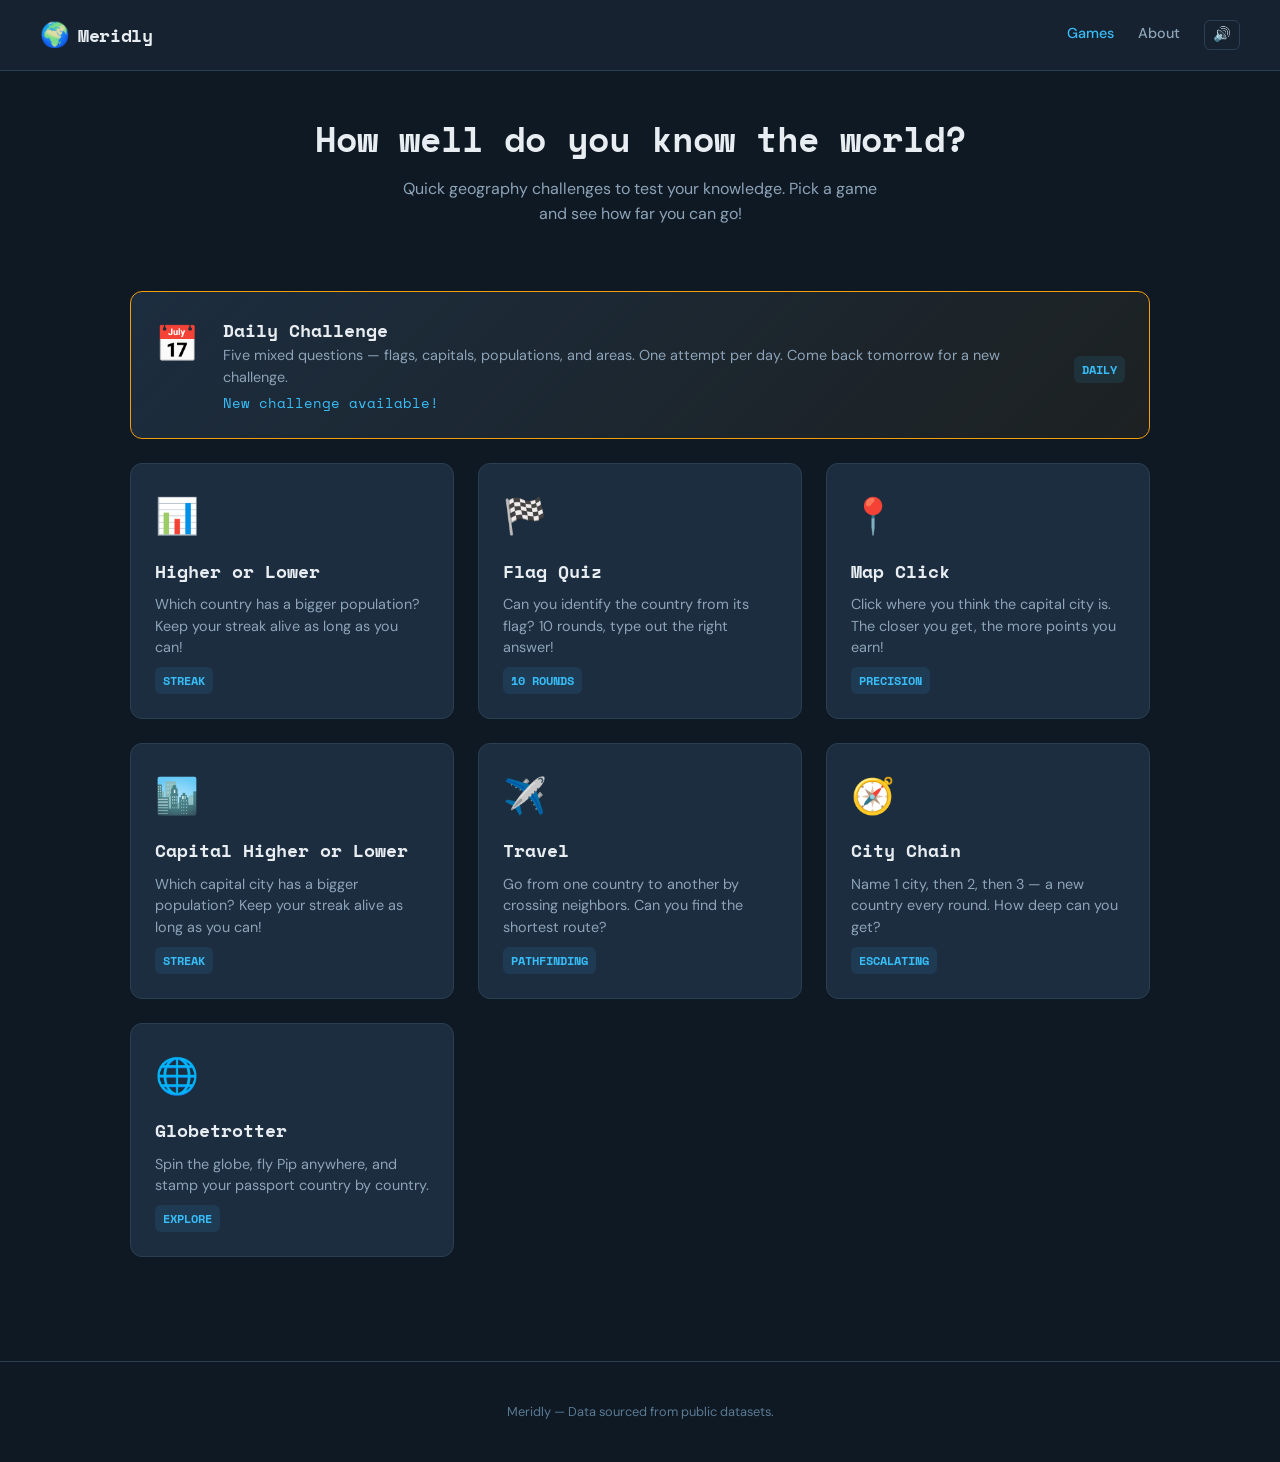
<file: index.html>
<!DOCTYPE html>
<html lang="en">
<head>
  <meta charset="UTF-8">
  <meta name="viewport" content="width=device-width, initial-scale=1.0">
  <title>Meridly — Free Geography Quiz Games</title>
  <meta name="description" content="Play free geography quiz games and test your knowledge of world capitals, flags, and populations. New challenges every time.">
  <link rel="canonical" href="https://meridly.net/">

  <!-- Open Graph -->
  <meta property="og:type" content="website">
  <meta property="og:url" content="https://meridly.net/">
  <meta property="og:title" content="Meridly — Free Geography Quiz Games">
  <meta property="og:description" content="Play free geography quiz games and test your knowledge of world capitals, flags, and populations. New challenges every time.">
  <meta property="og:image" content="https://meridly.net/assets/images/og-hub.png">

  <!-- Twitter Card -->
  <meta name="twitter:card" content="summary_large_image">
  <meta name="twitter:title" content="Meridly — Free Geography Quiz Games">
  <meta name="twitter:description" content="Play free geography quiz games and test your knowledge of world capitals, flags, and populations. New challenges every time.">
  <meta name="twitter:image" content="https://meridly.net/assets/images/og-hub.png">

  <link rel="stylesheet" href="/css/global.css">

  <style>
    .daily-hub-card {
      grid-column: 1 / -1;
      flex-direction: row;
      align-items: center;
      justify-content: space-between;
      border-color: var(--accent-warm);
      background: linear-gradient(135deg, var(--bg-card) 0%, rgba(245,158,11,0.06) 100%);
    }
    .daily-hub-card:hover {
      border-color: #fbbf24;
      background: linear-gradient(135deg, var(--bg-card-hover) 0%, rgba(245,158,11,0.11) 100%);
    }
    .daily-hub-main {
      display: flex;
      align-items: flex-start;
      gap: var(--space-lg);
    }
    .daily-hub-meta {
      display: flex;
      flex-direction: column;
      align-items: flex-end;
      gap: var(--space-sm);
      flex-shrink: 0;
    }
    .daily-hub-status {
      font-family: var(--font-mono);
      font-size: 0.85rem;
      color: var(--accent);
      margin-top: var(--space-xs);
    }
    .daily-hub-streak {
      font-family: var(--font-mono);
      font-weight: 700;
      font-size: 1rem;
      color: var(--accent-warm);
    }
    .daily-hub-tag-done {
      background: rgba(52, 211, 153, 0.15) !important;
      color: var(--accent-green) !important;
    }
    @media (max-width: 640px) {
      .daily-hub-card  { flex-direction: column; }
      .daily-hub-meta  { align-items: flex-start; }
    }
  </style>

  <script type="application/ld+json">
  {
    "@context": "https://schema.org",
    "@type": "WebSite",
    "name": "Meridly",
    "url": "https://meridly.net/",
    "description": "Play free geography quiz games and test your knowledge of world capitals, flags, and populations."
  }
  </script>
</head>
<body>

  <header class="site-header">
    <a href="/" class="site-logo">
      <span class="logo-icon">🌍</span>
      <span class="logo-text">Meridly</span>
    </a>
    <nav>
      <ul class="site-nav">
        <li><a href="/" class="active">Games</a></li>
        <li><a href="#about">About</a></li>
      </ul>
    </nav>
  </header>

  <main class="container">
    <section style="text-align:center; margin-bottom: var(--space-2xl);">
      <h1 style="font-family: var(--font-mono); font-size: 2.2rem; margin-bottom: var(--space-sm);">
        How well do you know the world?
      </h1>
      <p style="color: var(--text-secondary); max-width: 500px; margin: 0 auto;">
        Quick geography challenges to test your knowledge. Pick a game and see how far you can go!
      </p>
    </section>

    <section class="game-grid">

      <!-- Daily Challenge — pinned feature card -->
      <a href="/games/daily/" class="game-card daily-hub-card" id="daily-hub-card">
        <div class="daily-hub-main">
          <div class="card-emoji">📅</div>
          <div>
            <div class="card-title">Daily Challenge</div>
            <div class="card-desc">Five mixed questions — flags, capitals, populations, and areas. One attempt per day. Come back tomorrow for a new challenge.</div>
            <div class="daily-hub-status" id="daily-hub-status">New challenge available!</div>
          </div>
        </div>
        <div class="daily-hub-meta">
          <div class="daily-hub-streak" id="daily-hub-streak"></div>
          <div class="card-tag" id="daily-hub-tag">DAILY</div>
        </div>
      </a>

      <!-- Higher or Lower: Population -->
      <a href="/games/higher-lower/" class="game-card">
        <div class="card-emoji">📊</div>
        <div class="card-title">Higher or Lower</div>
        <div class="card-desc">Which country has a bigger population? Keep your streak alive as long as you can!</div>
        <div class="card-tag">STREAK</div>
      </a>

      <!-- Flag Quiz -->
      <a href="/games/flag-quiz/" class="game-card">
        <div class="card-emoji">🏁</div>
        <div class="card-title">Flag Quiz</div>
        <div class="card-desc">Can you identify the country from its flag? 10 rounds, type out the right answer!</div>
        <div class="card-tag">10 ROUNDS</div>
      </a>

      <!-- Map Click -->
      <a href="/games/map-click/" class="game-card">
        <div class="card-emoji">📍</div>
        <div class="card-title">Map Click</div>
        <div class="card-desc">Click where you think the capital city is. The closer you get, the more points you earn!</div>
        <div class="card-tag">PRECISION</div>
      </a>

      <!-- Capital Higher or Lower -->
      <a href="/games/capital-higher-lower/" class="game-card">
        <div class="card-emoji">🏙️</div>
        <div class="card-title">Capital Higher or Lower</div>
        <div class="card-desc">Which capital city has a bigger population? Keep your streak alive as long as you can!</div>
        <div class="card-tag">STREAK</div>
      </a>

      <!-- Travel -->
      <a href="/games/travel/" class="game-card">
        <div class="card-emoji">✈️</div>
        <div class="card-title">Travel</div>
        <div class="card-desc">Go from one country to another by crossing neighbors. Can you find the shortest route?</div>
        <div class="card-tag">PATHFINDING</div>
      </a>

      <!-- City Chain -->
      <a href="/games/city-chain/" class="game-card">
        <div class="card-emoji">🧭</div>
        <div class="card-title">City Chain</div>
        <div class="card-desc">Name 1 city, then 2, then 3 — a new country every round. How deep can you get?</div>
        <div class="card-tag">ESCALATING</div>
      </a>

      <!-- Globetrotter -->
      <a href="/games/globe/" class="game-card">
        <div class="card-emoji">🌐</div>
        <div class="card-title">Globetrotter</div>
        <div class="card-desc">Spin the globe, fly Pip anywhere, and stamp your passport country by country.</div>
        <div class="card-tag">EXPLORE</div>
      </a>

      <!-- Add more game cards here as you build them -->
      <!--
      <a href="/games/distance-guess/" class="game-card">
        <div class="card-emoji">✈️</div>
        <div class="card-title">Distance Guess</div>
        <div class="card-desc">How far apart are these two cities? Estimate the distance in kilometers.</div>
        <div class="card-tag">ESTIMATION</div>
      </a>
      -->

    </section>
  </main>

  <footer class="site-footer">
    <p>Meridly — Data sourced from public datasets.</p>
  </footer>

  <script src="/js/shared.js"></script>
  <script>
    GeoUtils.mountMuteButton('.site-nav');
    (function () {
      var d   = new Date();
      var pad = function (n) { return String(n).padStart(2, '0'); };
      var today  = d.getUTCFullYear() + '-' + pad(d.getUTCMonth() + 1) + '-' + pad(d.getUTCDate());
      var played = localStorage.getItem('geo_daily_date') === today;
      var streak = parseInt(localStorage.getItem('geo_daily_streak') || '0', 10);

      if (played) {
        var res   = JSON.parse(localStorage.getItem('geo_daily_result') || '[]');
        var score = res.filter(Boolean).length;
        var grid  = res.map(function (r) { return r ? '🟩' : '🟥'; }).join('');
        var statusEl = document.getElementById('daily-hub-status');
        if (statusEl) statusEl.innerHTML = grid + '&thinsp;' + score + '/5';
        var tagEl = document.getElementById('daily-hub-tag');
        if (tagEl) { tagEl.textContent = 'DONE'; tagEl.classList.add('daily-hub-tag-done'); }
      }

      if (streak > 0) {
        var streakEl = document.getElementById('daily-hub-streak');
        if (streakEl) streakEl.textContent = '🔥 ' + streak;
      }
    })();
  </script>

</body>
</html>
</file>
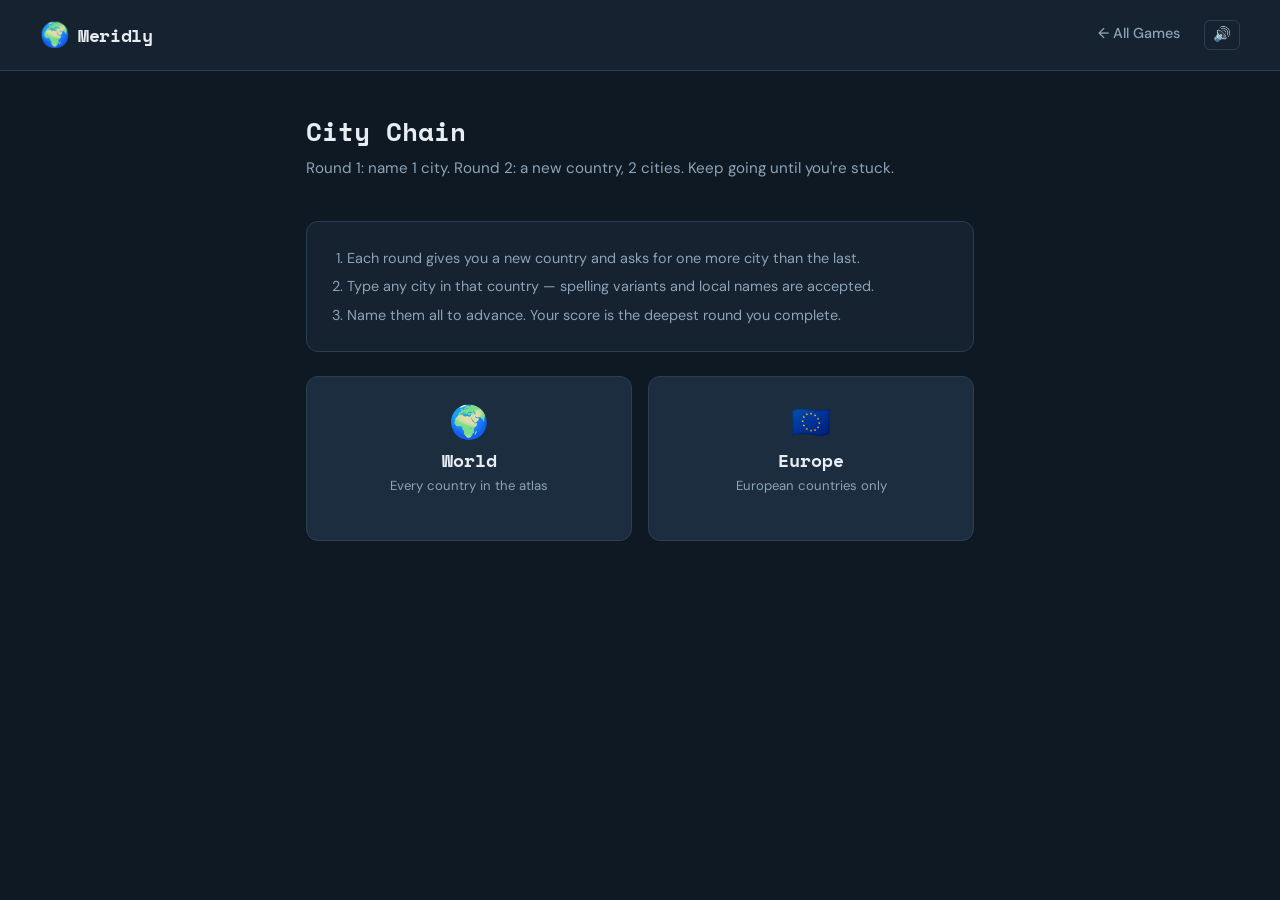
<file: games/city-chain/index.html>
<!DOCTYPE html>
<html lang="en">
<head>
  <meta charset="UTF-8">
  <meta name="viewport" content="width=device-width, initial-scale=1.0">
  <title>City Chain — Name Cities by Country Quiz</title>
  <meta name="description" content="An escalating geography challenge: name 1 city, then 2, then 3, each in a new country. How deep can you go before you run out of cities?">
  <link rel="canonical" href="https://meridly.net/games/city-chain/">

  <!-- Open Graph -->
  <meta property="og:type" content="website">
  <meta property="og:url" content="https://meridly.net/games/city-chain/">
  <meta property="og:title" content="City Chain — Name Cities by Country Quiz">
  <meta property="og:description" content="An escalating geography challenge: name 1 city, then 2, then 3, each in a new country. How deep can you go before you run out of cities?">
  <meta property="og:image" content="https://meridly.net/assets/images/og-city-chain.png">

  <!-- Twitter Card -->
  <meta name="twitter:card" content="summary_large_image">
  <meta name="twitter:title" content="City Chain — Name Cities by Country Quiz">
  <meta name="twitter:description" content="An escalating geography challenge: name 1 city, then 2, then 3, each in a new country. How deep can you go before you run out of cities?">
  <meta name="twitter:image" content="https://meridly.net/assets/images/og-city-chain.png">

  <link rel="stylesheet" href="/css/global.css">
  <link rel="stylesheet" href="style.css">

  <script type="application/ld+json">
  {
    "@context": "https://schema.org",
    "@type": "WebApplication",
    "name": "City Chain — Name Cities by Country Quiz",
    "url": "https://meridly.net/games/city-chain/",
    "description": "An escalating geography challenge: name one city, then two, then three, each round in a new country.",
    "applicationCategory": "Game",
    "operatingSystem": "Any",
    "offers": {
      "@type": "Offer",
      "price": "0",
      "priceCurrency": "USD"
    }
  }
  </script>
</head>
<body>

  <header class="site-header">
    <a href="/" class="site-logo">
      <span class="logo-icon">🌍</span>
      <span class="logo-text">Meridly</span>
    </a>
    <nav>
      <ul class="site-nav">
        <li><a href="/">← All Games</a></li>
      </ul>
    </nav>
  </header>

  <div class="game-container">

    <!-- Loading -->
    <div id="screen-loading">
      <div style="text-align:center;padding:var(--space-2xl) 0;color:var(--text-secondary);">
        Loading cities…
      </div>
    </div>

    <!-- Start -->
    <div id="screen-start" style="display:none;">
      <h1 class="game-title">City Chain</h1>
      <p class="game-subtitle">Round 1: name 1 city. Round 2: a new country, 2 cities. Keep going until you're stuck.</p>

      <ol class="rules-list">
        <li>Each round gives you a new country and asks for one more city than the last.</li>
        <li>Type any city in that country — spelling variants and local names are accepted.</li>
        <li>Name them all to advance. Your score is the deepest round you complete.</li>
      </ol>

      <div class="mode-grid">
        <button class="mode-card" onclick="startRun('world')">
          <span class="mode-emoji">🌍</span>
          <span class="mode-name">World</span>
          <span class="mode-desc">Every country in the atlas</span>
          <span class="mode-best" id="best-world"></span>
        </button>
        <button class="mode-card" onclick="startRun('europe')">
          <span class="mode-emoji">🇪🇺</span>
          <span class="mode-name">Europe</span>
          <span class="mode-desc">European countries only</span>
          <span class="mode-best" id="best-europe"></span>
        </button>
      </div>
    </div>

    <!-- Game -->
    <div id="screen-game" style="display:none;">

      <div class="score-bar">
        <div>
          <div class="label">Round</div>
          <div class="value streak" id="stat-round">1</div>
        </div>
        <div>
          <div class="label">Cities</div>
          <div class="value" id="stat-cities">0</div>
        </div>
        <div>
          <div class="label">Best</div>
          <div class="value" id="stat-best">0</div>
        </div>
      </div>

      <!-- Current country -->
      <div class="target-card">
        <div class="target-flag" id="target-flag"></div>
        <div class="target-country" id="target-country"></div>
        <div class="target-ask" id="target-ask"></div>
        <div class="progress-track" id="progress-track"></div>
      </div>

      <!-- Input -->
      <div class="input-area">
        <input
          type="text"
          id="answer-input"
          class="answer-input"
          placeholder="Type a city…"
          autocomplete="off"
          autocorrect="off"
          autocapitalize="off"
          spellcheck="false"
        >
        <button class="btn btn-primary" id="submit-btn" onclick="submitGuess()">Add</button>
      </div>
      <div id="feedback" class="chain-feedback"></div>

      <!-- Named so far -->
      <div class="chip-tray" id="chip-tray"></div>

      <div class="giveup-row">
        <button class="btn btn-outline" onclick="giveUp()">I'm stuck</button>
      </div>
    </div>

    <!-- End -->
    <div id="screen-end" style="display:none;">
      <div class="game-over">
        <div class="final-label" id="end-label">YOU REACHED</div>
        <div class="final-score" id="end-round">0</div>
        <div class="end-detail" id="end-detail"></div>
        <div id="end-best"></div>
        <div style="margin-top: var(--space-lg);">
          <button class="btn btn-primary" onclick="showStart()">Play again</button>
          <button class="btn share-btn" onclick="shareScore()">Share</button>
        </div>
      </div>
    </div>

  </div>

  <script src="/js/shared.js"></script>
  <script src="game.js"></script>
</body>
</html>
</file>
<file: css/global.css>
/* ============================================
   GeoGames — Global Styles
   ============================================ */

@import url('https://fonts.googleapis.com/css2?family=DM+Sans:ital,wght@0,400;0,500;0,700&family=Space+Mono:wght@400;700&display=swap');

:root {
  /* Color palette — earthy/cartographic */
  --bg-primary: #0f1923;
  --bg-secondary: #162230;
  --bg-card: #1c2d3f;
  --bg-card-hover: #243a50;
  --accent: #38bdf8;
  --accent-warm: #f59e0b;
  --accent-green: #34d399;
  --accent-red: #f87171;
  --text-primary: #e8edf2;
  --text-secondary: #8da3b8;
  --text-muted: #5a7a94;
  --border: #2a3f54;
  --shadow: rgba(0, 0, 0, 0.3);

  /* Typography */
  --font-body: 'DM Sans', sans-serif;
  --font-mono: 'Space Mono', monospace;

  /* Spacing */
  --space-xs: 0.25rem;
  --space-sm: 0.5rem;
  --space-md: 1rem;
  --space-lg: 1.5rem;
  --space-xl: 2.5rem;
  --space-2xl: 4rem;

  /* Borders */
  --radius-sm: 6px;
  --radius-md: 12px;
  --radius-lg: 20px;
}

/* Reset */
*, *::before, *::after {
  box-sizing: border-box;
  margin: 0;
  padding: 0;
}

body {
  font-family: var(--font-body);
  background: var(--bg-primary);
  color: var(--text-primary);
  line-height: 1.6;
  min-height: 100vh;
  -webkit-font-smoothing: antialiased;
}

/* ---- Site header ---- */
.site-header {
  display: flex;
  align-items: center;
  justify-content: space-between;
  padding: var(--space-md) var(--space-xl);
  border-bottom: 1px solid var(--border);
  background: var(--bg-secondary);
  position: sticky;
  top: 0;
  z-index: 100;
}

.site-logo {
  display: flex;
  align-items: center;
  gap: var(--space-sm);
  text-decoration: none;
  color: var(--text-primary);
}

.site-logo .logo-icon {
  font-size: 1.5rem;
}

.site-logo .logo-text {
  font-family: var(--font-mono);
  font-weight: 700;
  font-size: 1.1rem;
  letter-spacing: -0.02em;
}

.site-logo .logo-text span {
  color: var(--accent);
}

.site-nav {
  display: flex;
  gap: var(--space-lg);
  list-style: none;
}

.site-nav a {
  color: var(--text-secondary);
  text-decoration: none;
  font-size: 0.9rem;
  font-weight: 500;
  transition: color 0.2s;
}

.site-nav a:hover,
.site-nav a.active {
  color: var(--accent);
}

/* ---- Main container ---- */
.container {
  max-width: 1100px;
  margin: 0 auto;
  padding: var(--space-xl);
}

/* ---- Game card grid (hub page) ---- */
.game-grid {
  display: grid;
  grid-template-columns: repeat(auto-fill, minmax(300px, 1fr));
  gap: var(--space-lg);
}

.game-card {
  background: var(--bg-card);
  border: 1px solid var(--border);
  border-radius: var(--radius-md);
  padding: var(--space-lg);
  text-decoration: none;
  color: var(--text-primary);
  transition: transform 0.2s, background 0.2s, border-color 0.2s;
  display: flex;
  flex-direction: column;
  gap: var(--space-sm);
}

.game-card:hover {
  transform: translateY(-4px);
  background: var(--bg-card-hover);
  border-color: var(--accent);
}

.game-card .card-emoji {
  font-size: 2.2rem;
  margin-bottom: var(--space-xs);
}

.game-card .card-title {
  font-family: var(--font-mono);
  font-weight: 700;
  font-size: 1.15rem;
}

.game-card .card-desc {
  color: var(--text-secondary);
  font-size: 0.9rem;
  line-height: 1.5;
}

.game-card .card-tag {
  display: inline-block;
  margin-top: auto;
  padding: var(--space-xs) var(--space-sm);
  background: rgba(56, 189, 248, 0.1);
  color: var(--accent);
  border-radius: var(--radius-sm);
  font-family: var(--font-mono);
  font-size: 0.75rem;
  font-weight: 700;
  width: fit-content;
}

/* ---- Shared game UI elements ---- */
.game-container {
  max-width: 700px;
  margin: 0 auto;
  padding: var(--space-xl) var(--space-md);
}

.game-title {
  font-family: var(--font-mono);
  font-size: 1.6rem;
  font-weight: 700;
  margin-bottom: var(--space-xs);
}

.game-subtitle {
  color: var(--text-secondary);
  font-size: 0.95rem;
  margin-bottom: var(--space-xl);
}

.score-bar {
  display: flex;
  align-items: center;
  justify-content: space-between;
  background: var(--bg-secondary);
  border: 1px solid var(--border);
  border-radius: var(--radius-md);
  padding: var(--space-md) var(--space-lg);
  margin-bottom: var(--space-lg);
  font-family: var(--font-mono);
}

.score-bar .label {
  color: var(--text-secondary);
  font-size: 0.8rem;
  text-transform: uppercase;
  letter-spacing: 0.05em;
}

.score-bar .value {
  font-size: 1.3rem;
  font-weight: 700;
}

.score-bar .value.correct { color: var(--accent-green); }
.score-bar .value.wrong { color: var(--accent-red); }
.score-bar .value.streak { color: var(--accent-warm); }

/* Buttons */
.btn {
  display: inline-flex;
  align-items: center;
  justify-content: center;
  gap: var(--space-sm);
  padding: var(--space-md) var(--space-lg);
  border: none;
  border-radius: var(--radius-sm);
  font-family: var(--font-body);
  font-size: 1rem;
  font-weight: 600;
  cursor: pointer;
  transition: background 0.2s, transform 0.1s;
}

.btn:active { transform: scale(0.97); }

.btn-primary {
  background: var(--accent);
  color: var(--bg-primary);
}

.btn-primary:hover { background: #5dcbfc; }

.btn-higher {
  background: var(--accent-green);
  color: var(--bg-primary);
}

.btn-lower {
  background: var(--accent-red);
  color: var(--bg-primary);
}

.btn-outline {
  background: transparent;
  border: 1px solid var(--border);
  color: var(--text-primary);
}

.btn-outline:hover {
  border-color: var(--accent);
  color: var(--accent);
}

/* Country display card */
.country-display {
  background: var(--bg-card);
  border: 1px solid var(--border);
  border-radius: var(--radius-md);
  padding: var(--space-xl);
  text-align: center;
}

.country-display .flag {
  margin-bottom: var(--space-md);
  min-height: 54px;
  display: flex;
  align-items: center;
  justify-content: center;
}

.flag-img {
  width: 80px;
  height: auto;
  border-radius: 4px;
  box-shadow: 0 2px 6px rgba(0,0,0,0.4);
}

.country-display .country-name {
  font-family: var(--font-mono);
  font-size: 1.4rem;
  font-weight: 700;
  margin-bottom: var(--space-xs);
}

.country-display .country-stat {
  font-size: 2rem;
  font-weight: 700;
  color: var(--accent-warm);
  font-family: var(--font-mono);
}

.country-display .stat-label {
  color: var(--text-muted);
  font-size: 0.85rem;
  text-transform: uppercase;
  letter-spacing: 0.05em;
}

/* Result flash */
.result-flash {
  position: fixed;
  top: 50%;
  left: 50%;
  transform: translate(-50%, -50%) scale(0);
  font-family: var(--font-mono);
  font-size: 3rem;
  font-weight: 700;
  pointer-events: none;
  z-index: 200;
  animation: flashIn 0.6s ease forwards;
}

.result-flash.correct { color: var(--accent-green); }
.result-flash.wrong { color: var(--accent-red); }

@keyframes flashIn {
  0% { transform: translate(-50%, -50%) scale(0); opacity: 0; }
  50% { transform: translate(-50%, -50%) scale(1.2); opacity: 1; }
  100% { transform: translate(-50%, -50%) scale(1); opacity: 0; }
}

/* Game over overlay */
.game-over {
  text-align: center;
  padding: var(--space-2xl) var(--space-lg);
}

.game-over .final-score {
  font-family: var(--font-mono);
  font-size: 4rem;
  font-weight: 700;
  color: var(--accent);
}

.game-over .final-label {
  color: var(--text-secondary);
  margin-bottom: var(--space-lg);
}

.game-over .btn {
  margin: var(--space-sm);
}

/* Share button */
.share-btn {
  background: #1da1f2;
  color: white;
}

/* Footer */
.site-footer {
  text-align: center;
  padding: var(--space-xl);
  color: var(--text-muted);
  font-size: 0.8rem;
  border-top: 1px solid var(--border);
  margin-top: var(--space-2xl);
}

/* ---- Responsive ---- */
@media (max-width: 640px) {
  .site-header {
    flex-direction: column;
    gap: var(--space-sm);
    padding: var(--space-md);
  }

  .container {
    padding: var(--space-md);
  }

  .game-grid {
    grid-template-columns: 1fr;
  }

  .game-container {
    padding: var(--space-lg) var(--space-md);
  }
}
</file>
<file: games/city-chain/style.css>
/* City Chain — Game Styles */

/* ---- Start screen ---- */

.rules-list {
  background: var(--bg-secondary);
  border: 1px solid var(--border);
  border-radius: var(--radius-md);
  padding: var(--space-lg) var(--space-lg) var(--space-lg) var(--space-xl);
  margin-bottom: var(--space-lg);
  color: var(--text-secondary);
  font-size: 0.9rem;
  line-height: 1.7;
}

.rules-list li { margin-bottom: var(--space-xs); }
.rules-list li:last-child { margin-bottom: 0; }

.mode-grid {
  display: grid;
  grid-template-columns: 1fr 1fr;
  gap: var(--space-md);
}

.mode-card {
  display: flex;
  flex-direction: column;
  align-items: center;
  gap: var(--space-xs);
  background: var(--bg-card);
  border: 1px solid var(--border);
  border-radius: var(--radius-md);
  padding: var(--space-lg) var(--space-md);
  color: var(--text-primary);
  font-family: var(--font-body);
  cursor: pointer;
  transition: transform 0.2s, background 0.2s, border-color 0.2s;
}

.mode-card:hover {
  transform: translateY(-3px);
  background: var(--bg-card-hover);
  border-color: var(--accent);
}

.mode-card:active { transform: translateY(0); }

.mode-emoji { font-size: 2rem; }

.mode-name {
  font-family: var(--font-mono);
  font-weight: 700;
  font-size: 1.1rem;
}

.mode-desc {
  color: var(--text-secondary);
  font-size: 0.82rem;
  text-align: center;
}

.mode-best {
  font-family: var(--font-mono);
  font-size: 0.75rem;
  color: var(--accent-warm);
  min-height: 1.1rem;
}

/* ---- Target country card ---- */

.target-card {
  background: var(--bg-card);
  border: 1px solid var(--border);
  border-radius: var(--radius-md);
  padding: var(--space-lg);
  text-align: center;
  margin-bottom: var(--space-lg);
}

.target-flag {
  min-height: 44px;
  margin-bottom: var(--space-sm);
}

.target-flag .flag-img {
  width: 64px;
  height: auto;
  border-radius: 4px;
  box-shadow: 0 2px 8px rgba(0, 0, 0, 0.4);
}

.target-country {
  font-family: var(--font-mono);
  font-size: 1.5rem;
  font-weight: 700;
  line-height: 1.25;
}

.target-ask {
  color: var(--text-secondary);
  font-size: 0.9rem;
  margin-top: var(--space-xs);
}

.target-ask strong {
  color: var(--accent);
  font-family: var(--font-mono);
}

/* Segmented progress — one slot per city required this round */
.progress-track {
  display: flex;
  flex-wrap: wrap;
  justify-content: center;
  gap: 5px;
  margin-top: var(--space-md);
}

.progress-slot {
  width: 26px;
  height: 6px;
  border-radius: 3px;
  background: var(--border);
  transition: background 0.25s;
}

.progress-slot.filled { background: var(--accent-green); }

/* ---- Input ---- */

.input-area {
  display: flex;
  gap: var(--space-md);
  max-width: 520px;
  margin: 0 auto var(--space-xs);
}

.answer-input {
  flex: 1;
  min-width: 0;
  padding: var(--space-md) var(--space-lg);
  background: var(--bg-card);
  border: 2px solid var(--border);
  border-radius: var(--radius-sm);
  color: var(--text-primary);
  font-family: var(--font-body);
  font-size: 1.05rem;
  outline: none;
  transition: border-color 0.15s;
}

.answer-input:focus { border-color: var(--accent); }

.answer-input:disabled {
  opacity: 0.5;
  cursor: not-allowed;
}

@keyframes shake {
  0%, 100% { transform: translateX(0); }
  20%      { transform: translateX(-8px); }
  40%      { transform: translateX( 8px); }
  60%      { transform: translateX(-5px); }
  80%      { transform: translateX( 5px); }
}

.answer-input.shake { animation: shake 0.4s ease; }

/* ---- Feedback line ---- */

.chain-feedback {
  min-height: 1.6rem;
  text-align: center;
  font-family: var(--font-mono);
  font-size: 0.85rem;
  padding: var(--space-xs) 0;
  color: transparent;
  margin-bottom: var(--space-sm);
}

.chain-feedback.ok    { color: var(--accent-green); }
.chain-feedback.dup   { color: var(--accent-warm); }
.chain-feedback.miss  { color: var(--accent-red); }

/* ---- Named-city chips ---- */

.chip-tray {
  display: flex;
  flex-wrap: wrap;
  justify-content: center;
  gap: var(--space-sm);
  min-height: 2.2rem;
  margin-bottom: var(--space-lg);
}

.city-chip {
  display: inline-flex;
  align-items: center;
  gap: 6px;
  background: rgba(52, 211, 153, 0.12);
  border: 1px solid rgba(52, 211, 153, 0.35);
  color: var(--accent-green);
  border-radius: 999px;
  padding: 4px 12px;
  font-family: var(--font-mono);
  font-size: 0.82rem;
  animation: chip-pop 0.28s ease;
}

.city-chip .chip-pop {
  color: var(--text-muted);
  font-size: 0.72rem;
}

@keyframes chip-pop {
  0%   { transform: scale(0.7); opacity: 0; }
  70%  { transform: scale(1.06); }
  100% { transform: scale(1); opacity: 1; }
}

.giveup-row { text-align: center; }

/* ---- End screen ---- */

.end-detail {
  color: var(--text-secondary);
  font-size: 0.95rem;
  margin-top: var(--space-sm);
}

.end-detail strong {
  color: var(--text-primary);
  font-family: var(--font-mono);
}

.end-best {
  color: var(--accent-warm);
  font-family: var(--font-mono);
  margin-top: var(--space-sm);
}

/* ---- Responsive ---- */

@media (max-width: 640px) {
  .input-area { flex-direction: column; }

  .mode-grid { grid-template-columns: 1fr; }

  .target-country { font-size: 1.3rem; }

  .progress-slot { width: 20px; }
}
</file>
